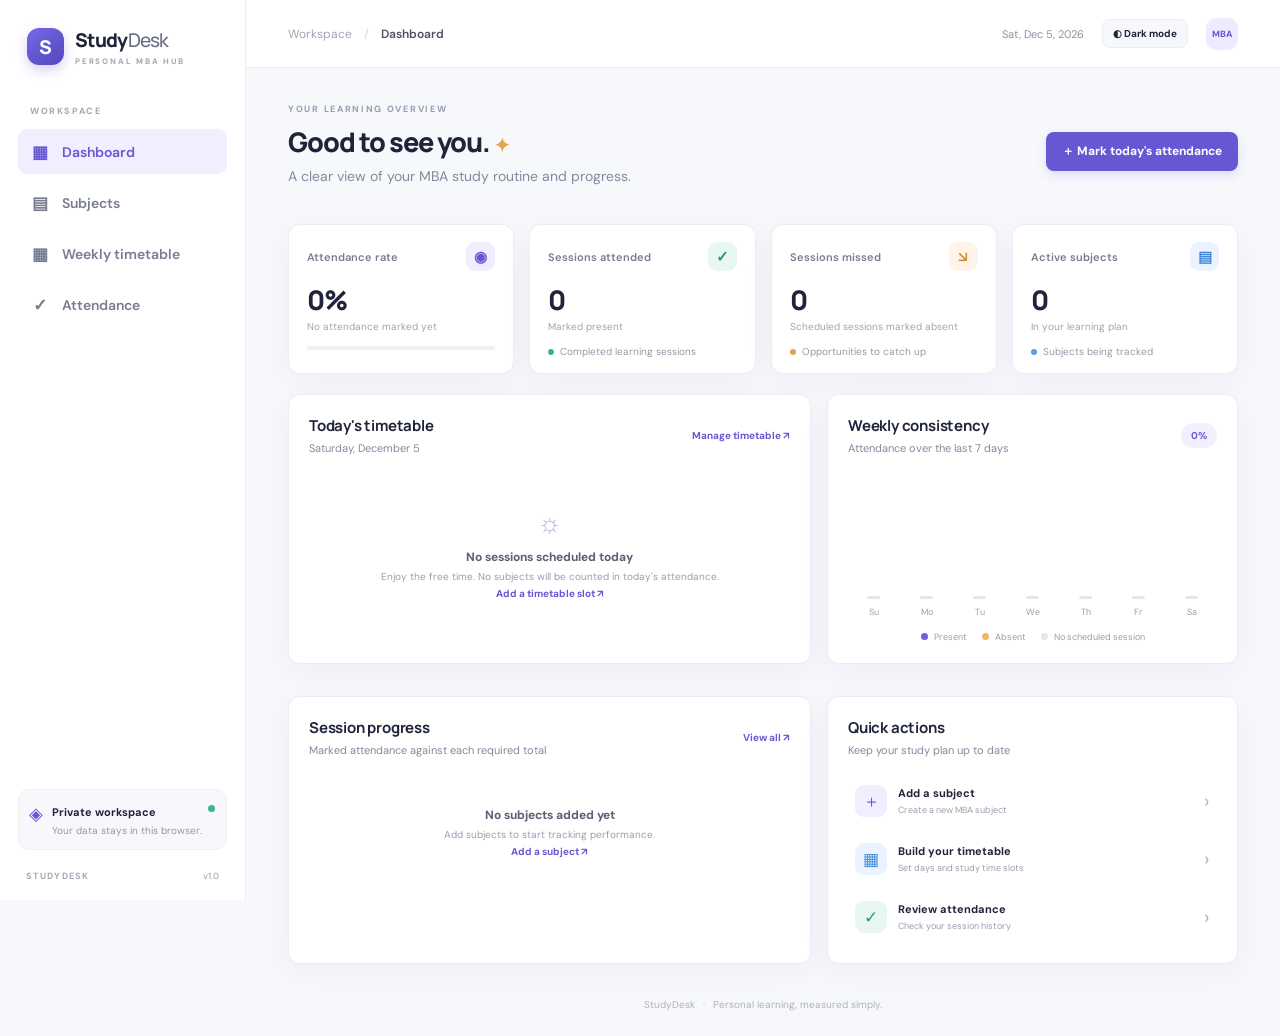
<file: index.html>
<!doctype html>
<html lang="en">
<head>
  <meta charset="utf-8"><meta name="viewport" content="width=device-width, initial-scale=1">
  <title>StudyDesk · MBA Learning</title><link rel="stylesheet" href="assets/css/style.css">
  <script defer src="assets/js/app.js"></script><script defer src="assets/js/dashboard.js"></script>
</head>
<body data-page="dashboard">
  <div class="app-shell">
    <aside class="sidebar" id="sidebar">
      <a class="brand" href="index.html"><span class="brand-mark">S</span><span>Study<span class="brand-light">Desk</span><small>PERSONAL MBA HUB</small></span></a>
      <div class="nav-label">WORKSPACE</div>
      <nav class="side-nav">
        <a class="nav-link active" href="index.html"><span class="nav-icon">▦</span> Dashboard</a>
        <a class="nav-link" href="pages/subjects.html"><span class="nav-icon">▤</span> Subjects</a>
        <a class="nav-link" href="pages/timetable.html"><span class="nav-icon">▦</span> Weekly timetable</a>
        <a class="nav-link" href="pages/attendance.html"><span class="nav-icon">✓</span> Attendance</a>
      </nav>
      <div class="sidebar-bottom"><div class="storage-card"><span class="storage-icon">◈</span><div><b>Private workspace</b><p>Your data stays in this browser.</p></div><span class="online-dot"></span></div><div class="sidebar-foot">STUDYDESK <span>v1.0</span></div></div>
    </aside>
    <main class="main-area">
      <header class="topbar"><button class="mobile-menu" id="mobileMenu" aria-label="Open menu">☰</button><div class="crumb">Workspace <span>/</span> <b>Dashboard</b></div><div class="topbar-right"><span class="today-label" id="headerDate"></span><div class="avatar">MBA</div></div></header>
      <div class="page-wrap">
        <section class="welcome-row"><div><div class="eyebrow">YOUR LEARNING OVERVIEW</div><h1>Good to see you. <span class="wave">✦</span></h1><p class="muted">A clear view of your MBA study routine and progress.</p></div><a class="btn btn-primary" href="pages/attendance.html">＋ Mark today's attendance</a></section>
        <section class="kpi-grid" id="dashboardKpis">
          <article class="kpi-card"><div class="kpi-top"><span>Attendance rate</span><span class="kpi-icon violet">◉</span></div><div class="kpi-value" id="kpiRate">—</div><div class="kpi-note" id="kpiRateNote">Across scheduled sessions</div><div class="mini-track"><span id="rateBar"></span></div></article>
          <article class="kpi-card"><div class="kpi-top"><span>Sessions attended</span><span class="kpi-icon green">✓</span></div><div class="kpi-value" id="kpiPresent">0</div><div class="kpi-note">Marked present</div><div class="kpi-foot"><span class="dot green-dot"></span> Completed learning sessions</div></article>
          <article class="kpi-card"><div class="kpi-top"><span>Sessions missed</span><span class="kpi-icon orange">↘</span></div><div class="kpi-value" id="kpiAbsent">0</div><div class="kpi-note">Scheduled sessions marked absent</div><div class="kpi-foot"><span class="dot orange-dot"></span> Opportunities to catch up</div></article>
          <article class="kpi-card"><div class="kpi-top"><span>Active subjects</span><span class="kpi-icon blue">▤</span></div><div class="kpi-value" id="kpiSubjects">0</div><div class="kpi-note">In your learning plan</div><div class="kpi-foot"><span class="dot blue-dot"></span> Subjects being tracked</div></article>
        </section>
        <section class="dashboard-grid">
          <article class="panel today-panel"><div class="panel-heading"><div><h2>Today's timetable</h2><p class="muted small" id="todaySubtitle">Your scheduled learning sessions</p></div><a class="text-link" href="pages/timetable.html">Manage timetable ↗</a></div><div id="todaySchedule" class="today-list"></div></article>
          <article class="panel weekly-panel"><div class="panel-heading"><div><h2>Weekly consistency</h2><p class="muted small">Attendance over the last 7 days</p></div><span class="soft-pill" id="weeklyPct">0%</span></div><div class="week-chart" id="weekChart"></div><div class="chart-legend"><span><i class="legend-dot present"></i> Present</span><span><i class="legend-dot absent"></i> Absent</span><span><i class="legend-dot none"></i> No scheduled session</span></div></article>
          <article class="panel subject-panel"><div class="panel-heading"><div><h2>Subject performance</h2><p class="muted small">Attendance by subject</p></div><a class="text-link" href="pages/subjects.html">View all ↗</a></div><div id="subjectPerformance" class="subject-performance"></div></article>
          <article class="panel quick-panel"><div class="panel-heading"><div><h2>Quick actions</h2><p class="muted small">Keep your study plan up to date</p></div></div><div class="quick-actions"><a href="pages/subjects.html" class="quick-action"><span class="quick-icon purple">＋</span><span><b>Add a subject</b><small>Create a new MBA subject</small></span><span class="arrow">›</span></a><a href="pages/timetable.html" class="quick-action"><span class="quick-icon blue-bg">▦</span><span><b>Build your timetable</b><small>Set days and study time slots</small></span><span class="arrow">›</span></a><a href="pages/attendance.html" class="quick-action"><span class="quick-icon green-bg">✓</span><span><b>Review attendance</b><small>Check your session history</small></span><span class="arrow">›</span></a></div></article>
        </section>
        <footer class="page-footer">StudyDesk <span>·</span> Personal learning, measured simply.</footer>
      </div>
    </main>
  </div>
</body></html>
</file>
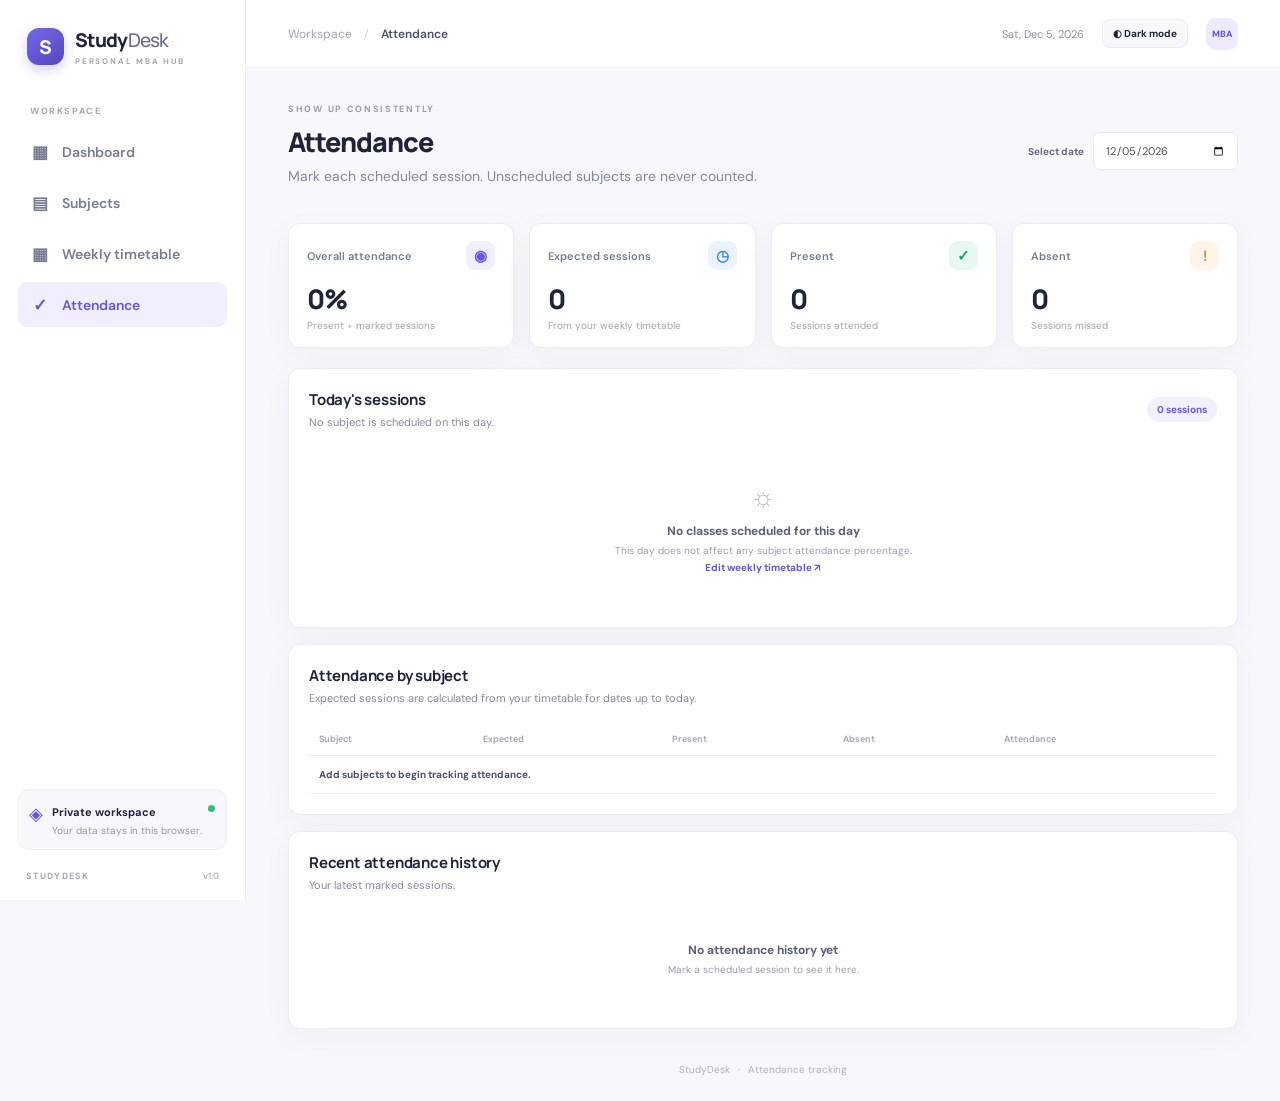
<file: pages/attendance.html>
<!doctype html><html lang="en"><head><meta charset="utf-8"><meta name="viewport" content="width=device-width, initial-scale=1"><title>Attendance · StudyDesk</title><link rel="stylesheet" href="../assets/css/style.css"><script defer src="../assets/js/app.js"></script><script defer src="../assets/js/attendance.js"></script></head><body data-page="attendance"><div class="app-shell"><aside class="sidebar" id="sidebar"><a class="brand" href="../index.html"><span class="brand-mark">S</span><span>Study<span class="brand-light">Desk</span><small>PERSONAL MBA HUB</small></span></a><div class="nav-label">WORKSPACE</div><nav class="side-nav"><a class="nav-link" href="../index.html"><span class="nav-icon">▦</span> Dashboard</a><a class="nav-link" href="subjects.html"><span class="nav-icon">▤</span> Subjects</a><a class="nav-link" href="timetable.html"><span class="nav-icon">▦</span> Weekly timetable</a><a class="nav-link active" href="attendance.html"><span class="nav-icon">✓</span> Attendance</a></nav><div class="sidebar-bottom"><div class="storage-card"><span class="storage-icon">◈</span><div><b>Private workspace</b><p>Your data stays in this browser.</p></div><span class="online-dot"></span></div><div class="sidebar-foot">STUDYDESK <span>v1.0</span></div></div></aside><main class="main-area"><header class="topbar"><button class="mobile-menu" id="mobileMenu">☰</button><div class="crumb">Workspace <span>/</span> <b>Attendance</b></div><div class="topbar-right"><span class="today-label" id="headerDate"></span><div class="avatar">MBA</div></div></header><div class="page-wrap"><section class="page-title-row"><div><div class="eyebrow">SHOW UP CONSISTENTLY</div><h1>Attendance</h1><p class="muted">Mark each scheduled session. Unscheduled subjects are never counted.</p></div><div class="date-control"><label for="attendanceDate">Select date</label><input type="date" id="attendanceDate"></div></section><section class="kpi-grid compact-kpis"><article class="kpi-card"><div class="kpi-top"><span>Overall attendance</span><span class="kpi-icon violet">◉</span></div><div class="kpi-value" id="attOverallRate">—</div><div class="kpi-note">Present ÷ marked sessions</div></article><article class="kpi-card"><div class="kpi-top"><span>Expected sessions</span><span class="kpi-icon blue">◷</span></div><div class="kpi-value" id="attExpected">0</div><div class="kpi-note">From your weekly timetable</div></article><article class="kpi-card"><div class="kpi-top"><span>Present</span><span class="kpi-icon green">✓</span></div><div class="kpi-value" id="attPresent">0</div><div class="kpi-note">Sessions attended</div></article><article class="kpi-card"><div class="kpi-top"><span>Absent</span><span class="kpi-icon orange">!</span></div><div class="kpi-value" id="attAbsent">0</div><div class="kpi-note">Sessions missed</div></article></section><section class="panel attendance-day-panel"><div class="panel-heading"><div><h2 id="attendanceDayTitle">Today's sessions</h2><p class="muted small" id="attendanceDaySubtitle">Only subjects scheduled for this day appear below.</p></div><span class="soft-pill" id="daySessionCount">0 sessions</span></div><div id="dayAttendanceList" class="attendance-list"></div></section><section class="panel"><div class="panel-heading wrap-heading"><div><h2>Attendance by subject</h2><p class="muted small">Expected sessions are calculated from your timetable for dates up to today.</p></div></div><div class="table-wrap"><table class="data-table"><thead><tr><th>Subject</th><th>Expected</th><th>Present</th><th>Absent</th><th>Attendance</th></tr></thead><tbody id="attendanceBySubject"></tbody></table></div></section><section class="panel history-panel"><div class="panel-heading"><div><h2>Recent attendance history</h2><p class="muted small">Your latest marked sessions.</p></div></div><div id="attendanceHistory" class="history-list"></div></section><footer class="page-footer">StudyDesk <span>·</span> Attendance tracking</footer></div></main></div><div class="toast" id="toast" role="status" aria-live="polite"></div></body></html>
</file>
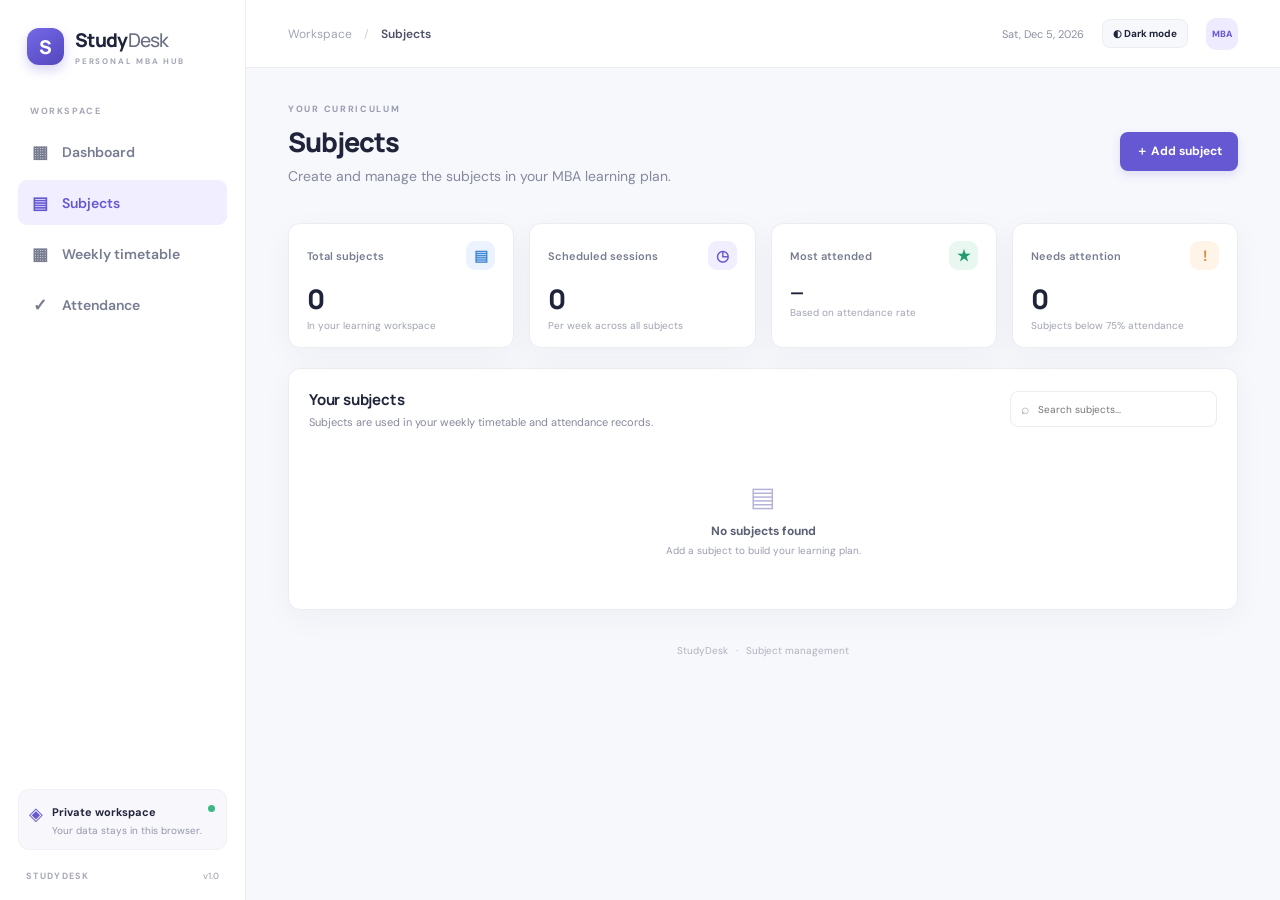
<file: pages/subjects.html>
<!doctype html><html lang="en"><head><meta charset="utf-8"><meta name="viewport" content="width=device-width, initial-scale=1"><title>Subjects · StudyDesk</title><link rel="stylesheet" href="../assets/css/style.css"><script defer src="../assets/js/app.js"></script><script defer src="../assets/js/subjects.js"></script></head><body data-page="subjects"><div class="app-shell"><aside class="sidebar" id="sidebar"><a class="brand" href="../index.html"><span class="brand-mark">S</span><span>Study<span class="brand-light">Desk</span><small>PERSONAL MBA HUB</small></span></a><div class="nav-label">WORKSPACE</div><nav class="side-nav"><a class="nav-link" href="../index.html"><span class="nav-icon">▦</span> Dashboard</a><a class="nav-link active" href="subjects.html"><span class="nav-icon">▤</span> Subjects</a><a class="nav-link" href="timetable.html"><span class="nav-icon">▦</span> Weekly timetable</a><a class="nav-link" href="attendance.html"><span class="nav-icon">✓</span> Attendance</a></nav><div class="sidebar-bottom"><div class="storage-card"><span class="storage-icon">◈</span><div><b>Private workspace</b><p>Your data stays in this browser.</p></div><span class="online-dot"></span></div><div class="sidebar-foot">STUDYDESK <span>v1.0</span></div></div></aside><main class="main-area"><header class="topbar"><button class="mobile-menu" id="mobileMenu">☰</button><div class="crumb">Workspace <span>/</span> <b>Subjects</b></div><div class="topbar-right"><span class="today-label" id="headerDate"></span><div class="avatar">MBA</div></div></header><div class="page-wrap"><section class="page-title-row"><div><div class="eyebrow">YOUR CURRICULUM</div><h1>Subjects</h1><p class="muted">Create and manage the subjects in your MBA learning plan.</p></div><button class="btn btn-primary" id="addSubjectBtn">＋ Add subject</button></section><section class="kpi-grid compact-kpis"><article class="kpi-card"><div class="kpi-top"><span>Total subjects</span><span class="kpi-icon blue">▤</span></div><div class="kpi-value" id="subjectTotal">0</div><div class="kpi-note">In your learning workspace</div></article><article class="kpi-card"><div class="kpi-top"><span>Scheduled sessions</span><span class="kpi-icon violet">◷</span></div><div class="kpi-value" id="subjectSessions">0</div><div class="kpi-note">Per week across all subjects</div></article><article class="kpi-card"><div class="kpi-top"><span>Most attended</span><span class="kpi-icon green">★</span></div><div class="kpi-value text-kpi" id="topSubject">—</div><div class="kpi-note">Based on attendance rate</div></article><article class="kpi-card"><div class="kpi-top"><span>Needs attention</span><span class="kpi-icon orange">!</span></div><div class="kpi-value" id="needsAttention">0</div><div class="kpi-note">Subjects below 75% attendance</div></article></section><section class="panel"><div class="panel-heading wrap-heading"><div><h2>Your subjects</h2><p class="muted small">Subjects are used in your weekly timetable and attendance records.</p></div><div class="search-box"><span>⌕</span><input id="subjectSearch" placeholder="Search subjects..."></div></div><div id="subjectsList" class="subject-grid"></div></section><footer class="page-footer">StudyDesk <span>·</span> Subject management</footer></div></main></div><div class="modal-backdrop" id="subjectModal" hidden><div class="modal"><div class="modal-head"><div><h2 id="subjectModalTitle">Add a subject</h2><p class="muted small">Give your subject a name and optional details.</p></div><button class="icon-button" data-close-modal="subjectModal">✕</button></div><form id="subjectForm"><input type="hidden" id="subjectId"><label>Subject name <span class="required">*</span><input id="subjectName" required maxlength="70" placeholder="e.g. Business Statistics"></label><label>Short code <input id="subjectCode" maxlength="12" placeholder="e.g. BUS-101"></label><label>Description <textarea id="subjectDescription" rows="3" placeholder="What will you study in this subject?"></textarea></label><label>Colour <select id="subjectColor"><option value="violet">Violet</option><option value="blue">Blue</option><option value="green">Green</option><option value="orange">Orange</option><option value="pink">Pink</option><option value="teal">Teal</option></select></label><div class="modal-actions"><button type="button" class="btn btn-ghost" data-close-modal="subjectModal">Cancel</button><button class="btn btn-primary" type="submit">Save subject</button></div></form></div></div></body></html>
</file>
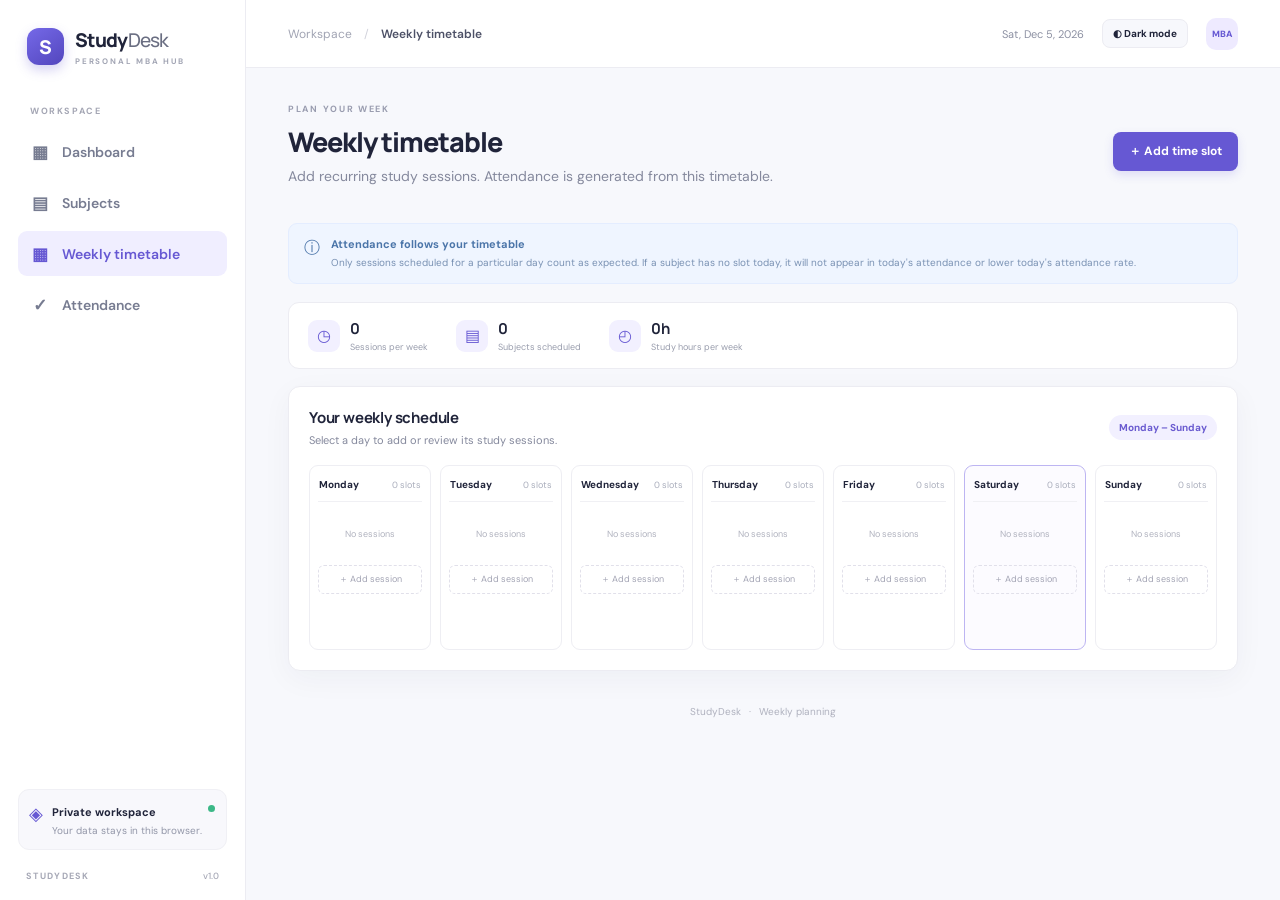
<file: pages/timetable.html>
<!doctype html><html lang="en"><head><meta charset="utf-8"><meta name="viewport" content="width=device-width, initial-scale=1"><title>Weekly timetable · StudyDesk</title><link rel="stylesheet" href="../assets/css/style.css"><script defer src="../assets/js/app.js"></script><script defer src="../assets/js/timetable.js"></script></head><body data-page="timetable"><div class="app-shell"><aside class="sidebar" id="sidebar"><a class="brand" href="../index.html"><span class="brand-mark">S</span><span>Study<span class="brand-light">Desk</span><small>PERSONAL MBA HUB</small></span></a><div class="nav-label">WORKSPACE</div><nav class="side-nav"><a class="nav-link" href="../index.html"><span class="nav-icon">▦</span> Dashboard</a><a class="nav-link" href="subjects.html"><span class="nav-icon">▤</span> Subjects</a><a class="nav-link active" href="timetable.html"><span class="nav-icon">▦</span> Weekly timetable</a><a class="nav-link" href="attendance.html"><span class="nav-icon">✓</span> Attendance</a></nav><div class="sidebar-bottom"><div class="storage-card"><span class="storage-icon">◈</span><div><b>Private workspace</b><p>Your data stays in this browser.</p></div><span class="online-dot"></span></div><div class="sidebar-foot">STUDYDESK <span>v1.0</span></div></div></aside><main class="main-area"><header class="topbar"><button class="mobile-menu" id="mobileMenu">☰</button><div class="crumb">Workspace <span>/</span> <b>Weekly timetable</b></div><div class="topbar-right"><span class="today-label" id="headerDate"></span><div class="avatar">MBA</div></div></header><div class="page-wrap"><section class="page-title-row"><div><div class="eyebrow">PLAN YOUR WEEK</div><h1>Weekly timetable</h1><p class="muted">Add recurring study sessions. Attendance is generated from this timetable.</p></div><button class="btn btn-primary" id="addSlotBtn">＋ Add time slot</button></section><div class="notice info-notice"><span>ⓘ</span><div><b>Attendance follows your timetable</b><p>Only sessions scheduled for a particular day count as expected. If a subject has no slot today, it will not appear in today's attendance or lower today's attendance rate.</p></div></div><section class="timetable-summary"><div class="summary-item"><span class="summary-icon">◷</span><div><b id="weeklySlotCount">0</b><small>Sessions per week</small></div></div><div class="summary-item"><span class="summary-icon">▤</span><div><b id="scheduledSubjectCount">0</b><small>Subjects scheduled</small></div></div><div class="summary-item"><span class="summary-icon">◴</span><div><b id="weeklyHours">0h</b><small>Study hours per week</small></div></div></section><section class="panel timetable-panel"><div class="panel-heading"><div><h2>Your weekly schedule</h2><p class="muted small">Select a day to add or review its study sessions.</p></div><span class="soft-pill">Monday – Sunday</span></div><div class="timetable-grid" id="timetableGrid"></div></section><footer class="page-footer">StudyDesk <span>·</span> Weekly planning</footer></div></main></div><div class="modal-backdrop" id="slotModal" hidden><div class="modal"><div class="modal-head"><div><h2 id="slotModalTitle">Add a time slot</h2><p class="muted small">Create a recurring weekly study session.</p></div><button class="icon-button" data-close-modal="slotModal">✕</button></div><form id="slotForm"><input type="hidden" id="slotId"><label>Subject <span class="required">*</span><select id="slotSubject" required><option value="">Choose a subject</option></select></label><label>Day <span class="required">*</span><select id="slotDay" required><option value="1">Monday</option><option value="2">Tuesday</option><option value="3">Wednesday</option><option value="4">Thursday</option><option value="5">Friday</option><option value="6">Saturday</option><option value="0">Sunday</option></select></label><div class="form-row"><label>Start time <span class="required">*</span><input type="time" id="slotStart" required value="19:00"></label><label>End time <span class="required">*</span><input type="time" id="slotEnd" required value="20:00"></label></div><label>Session label <input id="slotLabel" maxlength="60" placeholder="e.g. Lecture review (optional)"></label><div class="form-error" id="slotError" aria-live="polite"></div><div class="modal-actions"><button type="button" class="btn btn-ghost" data-close-modal="slotModal">Cancel</button><button class="btn btn-primary" type="submit">Save time slot</button></div></form></div></div></body></html>
</file>
<file: assets/css/style.css>
@import url('https://fonts.googleapis.com/css2?family=DM+Sans:wght@400;500;600;700&family=Manrope:wght@400;500;600;700;800&display=swap');
:root{--ink:#20243a;--muted:#85899d;--line:#ececf2;--bg:#f7f8fc;--white:#fff;--purple:#6658d3;--purple-soft:#f0eeff;--green:#219b70;--green-soft:#e9f7f1;--orange:#d98a39;--orange-soft:#fff4e7;--blue:#4389d7;--blue-soft:#eaf3ff;--shadow:0 8px 30px rgba(32,36,58,.045)}*{box-sizing:border-box}body{margin:0;background:var(--bg);color:var(--ink);font-family:'DM Sans',sans-serif;font-size:14px}a{color:inherit;text-decoration:none}button,input,select,textarea{font:inherit}.app-shell{min-height:100vh}.sidebar{position:fixed;inset:0 auto 0 0;width:246px;background:#fff;border-right:1px solid var(--line);padding:27px 18px 18px;display:flex;flex-direction:column;z-index:20}.brand{display:flex;align-items:center;gap:11px;padding:0 9px 39px;font:800 19px Manrope,sans-serif;letter-spacing:-.7px}.brand-mark{display:grid;place-items:center;width:37px;height:37px;background:linear-gradient(145deg,#7569e8,#5346bd);color:white;border-radius:12px;font-size:19px;box-shadow:0 5px 12px #6658d344}.brand-light{font-weight:500;color:#6a6e82}.brand small{display:block;font:700 8px 'DM Sans';letter-spacing:1.8px;color:#a2a5b4;margin-top:3px}.nav-label{font-size:9px;font-weight:700;letter-spacing:1.6px;color:#a4a6b4;padding:0 12px 12px}.side-nav{display:grid;gap:6px}.nav-link{height:45px;display:flex;align-items:center;gap:13px;padding:0 13px;color:#777c91;border-radius:9px;font-weight:600;transition:.18s}.nav-link:hover{background:#f8f7ff;color:var(--purple)}.nav-link.active{background:var(--purple-soft);color:var(--purple)}.nav-icon{width:18px;text-align:center;font-size:17px}.sidebar-bottom{margin-top:auto}.storage-card{background:#f8f8fc;border:1px solid #f0f0f5;border-radius:11px;padding:12px 10px;display:flex;align-items:flex-start;gap:9px;position:relative}.storage-icon{color:var(--purple);font-size:18px}.storage-card b{font-size:11px}.storage-card p{font-size:10px;color:#9296a8;margin:4px 0 0}.online-dot{width:7px;height:7px;border-radius:50%;background:#3cb887;position:absolute;right:11px;top:15px}.sidebar-foot{font-size:9px;letter-spacing:1.3px;font-weight:700;color:#a6a8b6;margin:20px 8px 0}.sidebar-foot span{float:right;font-weight:500;letter-spacing:0}.main-area{margin-left:246px;min-height:100vh}.topbar{height:68px;background:#fff;border-bottom:1px solid var(--line);display:flex;align-items:center;justify-content:space-between;padding:0 42px;position:sticky;top:0;z-index:10}.crumb{color:#a1a4b3;font-size:12px}.crumb span{padding:0 9px;color:#d1d2db}.crumb b{color:#4d5167;font-weight:600}.topbar-right{display:flex;align-items:center;gap:18px}.today-label{font-size:11px;color:#8c90a2}.avatar{width:32px;height:32px;border-radius:10px;background:#eeeaff;color:#6658d3;display:grid;place-items:center;font-size:9px;font-weight:800}.mobile-menu{display:none;border:0;background:transparent;font-size:20px;color:#555}.page-wrap{max-width:1420px;padding:35px 42px 20px;margin:auto}.welcome-row,.page-title-row{display:flex;align-items:center;justify-content:space-between;gap:20px;margin-bottom:25px}.eyebrow{font-size:9px;font-weight:700;letter-spacing:1.7px;color:#999caf;margin-bottom:8px}h1,h2,p{margin-top:0}h1{font:800 27px Manrope,sans-serif;letter-spacing:-1px;margin-bottom:7px}h2{font:700 15px Manrope,sans-serif;letter-spacing:-.2px;margin:0 0 5px}.muted{color:var(--muted)}.muted.small{font-size:11px;margin:0}.wave{color:#e3a64f;font-size:19px}.btn{border:0;border-radius:8px;padding:11px 16px;display:inline-flex;align-items:center;justify-content:center;gap:7px;font-weight:700;font-size:12px;cursor:pointer;transition:.18s}.btn-primary{background:var(--purple);color:white;box-shadow:0 4px 10px #6658d32b}.btn-primary:hover{background:#5548bf;transform:translateY(-1px)}.btn-ghost{background:#f4f4f8;color:#6e7286}.btn-danger{background:#fff0f0;color:#c65c5c}.kpi-grid{display:grid;grid-template-columns:repeat(4,minmax(0,1fr));gap:15px;margin-bottom:20px}.kpi-card,.panel{background:white;border:1px solid var(--line);border-radius:12px;box-shadow:var(--shadow)}.kpi-card{padding:17px 18px 15px;min-height:139px}.kpi-top{display:flex;justify-content:space-between;align-items:center;color:#777c90;font-size:11px;font-weight:600}.kpi-icon{width:29px;height:29px;border-radius:9px;display:grid;place-items:center;font-size:15px}.violet{background:var(--purple-soft);color:var(--purple)}.green{background:var(--green-soft);color:var(--green)}.orange{background:var(--orange-soft);color:var(--orange)}.blue{background:var(--blue-soft);color:var(--blue)}.kpi-value{font:800 27px Manrope,sans-serif;letter-spacing:-1px;margin:10px 0 2px}.text-kpi{font-size:18px;white-space:nowrap;overflow:hidden;text-overflow:ellipsis}.kpi-note{font-size:10px;color:#a0a3b2}.mini-track{height:4px;border-radius:9px;background:#f0eff7;margin-top:13px;overflow:hidden}.mini-track span{display:block;height:100%;width:0;background:var(--purple);border-radius:9px}.kpi-foot{font-size:10px;color:#9699a9;margin-top:12px;display:flex;align-items:center;gap:6px}.dot{width:6px;height:6px;border-radius:50%;display:inline-block}.green-dot{background:#36b487}.orange-dot{background:#e4a04d}.blue-dot{background:#5d9ce2}.dashboard-grid{display:grid;grid-template-columns:1.12fr .88fr;gap:16px}.panel{padding:20px;margin-bottom:16px;min-width:0}.panel-heading{display:flex;justify-content:space-between;align-items:center;gap:12px;margin-bottom:18px}.text-link{font-size:10px;font-weight:700;color:var(--purple);white-space:nowrap}.today-list{display:grid;gap:9px}.today-session{display:grid;grid-template-columns:65px 3px 1fr auto;gap:11px;align-items:center;padding:11px 10px;border:1px solid #f0f0f5;border-radius:9px}.session-time{font-size:10px;font-weight:700;color:#85899b}.session-accent{height:31px;width:3px;border-radius:4px;background:var(--purple)}.session-name{font-size:11px;font-weight:700}.session-sub{font-size:9px;color:#9b9eac;margin-top:4px}.session-status{font-size:9px;font-weight:700;color:#999bad}.status-present{color:var(--green)}.status-absent{color:#d58b3f}.empty-state{text-align:center;padding:32px 15px;color:#999daf}.empty-state .empty-icon{font-size:27px;color:#b5b2d9;margin-bottom:9px}.empty-state b{display:block;color:#5b6075;font-size:12px;margin-bottom:5px}.empty-state p{font-size:10px;margin:0}.soft-pill{background:#f2f0ff;color:#6a5bd0;border-radius:20px;padding:6px 10px;font-size:10px;font-weight:700;white-space:nowrap}.week-chart{height:145px;display:flex;align-items:flex-end;justify-content:space-around;gap:12px;padding:10px 5px 0}.chart-day{height:100%;flex:1;display:flex;flex-direction:column;align-items:center;justify-content:flex-end;gap:7px}.chart-bars{height:108px;width:100%;display:flex;align-items:flex-end;justify-content:center;gap:4px}.chart-bar{width:13px;max-width:40%;border-radius:4px 4px 2px 2px;background:#e9e7fb;min-height:3px}.chart-bar.present{background:#6e62d7}.chart-bar.absent{background:#f0b56e}.chart-label{font-size:9px;color:#9b9eae}.chart-legend{display:flex;gap:15px;justify-content:center;margin-top:13px;color:#9a9dad;font-size:9px}.legend-dot{display:inline-block;width:7px;height:7px;border-radius:50%;margin-right:4px}.legend-dot.present{background:#6e62d7}.legend-dot.absent{background:#f0b56e}.legend-dot.none{background:#e5e5ec}.subject-performance{display:grid;gap:14px}.performance-row{display:grid;grid-template-columns:105px 1fr 35px;align-items:center;gap:10px}.performance-name{font-size:10px;font-weight:600;white-space:nowrap;overflow:hidden;text-overflow:ellipsis}.performance-track{height:6px;border-radius:10px;background:#f0f0f5;overflow:hidden}.performance-track span{height:100%;display:block;border-radius:10px;background:var(--purple)}.performance-pct{text-align:right;font-size:10px;color:#85899b;font-weight:700}.quick-actions{display:grid;gap:6px}.quick-action{display:flex;align-items:center;gap:11px;padding:10px 7px;border-radius:9px}.quick-action:hover{background:#fafaff}.quick-icon{width:32px;height:32px;display:grid;place-items:center;border-radius:9px;font-size:17px}.quick-icon.purple{background:var(--purple-soft);color:var(--purple)}.blue-bg{background:var(--blue-soft);color:var(--blue)}.green-bg{background:var(--green-soft);color:var(--green)}.quick-action b{font-size:11px;display:block}.quick-action small{font-size:9px;color:#9b9eae;display:block;margin-top:4px}.quick-action .arrow{margin-left:auto;color:#b0b2c0;font-size:20px}.page-footer{text-align:center;color:#afb1be;font-size:10px;padding:18px 0 5px}.page-footer span{padding:0 5px}.compact-kpis .kpi-card{min-height:123px}.page-title-row{margin-bottom:24px}.search-box{border:1px solid var(--line);border-radius:8px;padding:8px 10px;display:flex;align-items:center;gap:7px;color:#9b9eae}.search-box input{border:0;outline:0;width:170px;font-size:10px;color:var(--ink)}.wrap-heading{flex-wrap:wrap}.subject-grid{display:grid;grid-template-columns:repeat(3,minmax(0,1fr));gap:12px}.subject-card{border:1px solid #eeeef4;border-radius:10px;padding:15px;position:relative;min-width:0}.subject-card-top{display:flex;align-items:flex-start;gap:10px}.subject-swatch{width:34px;height:34px;border-radius:10px;display:grid;place-items:center;font-size:15px;flex:none}.subject-swatch.violet{background:#f0eeff;color:#6859d5}.subject-swatch.blue{background:#eaf3ff;color:#4389d7}.subject-swatch.green{background:#e9f7f1;color:#219b70}.subject-swatch.orange{background:#fff4e7;color:#d98a39}.subject-swatch.pink{background:#ffedf4;color:#d46a98}.subject-swatch.teal{background:#e6f7f5;color:#269d91}.subject-card h3{font-size:12px;margin:1px 0 4px}.subject-code{font-size:9px;color:#a2a5b3}.subject-desc{font-size:10px;line-height:1.5;color:#9296a7;margin:12px 0}.subject-stats{display:flex;justify-content:space-between;border-top:1px solid #f0f0f4;padding-top:11px;color:#999dad;font-size:9px}.subject-actions{display:flex;gap:5px;position:absolute;right:12px;top:14px}.mini-btn{border:0;background:transparent;color:#a3a5b2;cursor:pointer;padding:3px 5px;border-radius:5px;font-size:12px}.mini-btn:hover{background:#f3f2fa;color:var(--purple)}.modal-backdrop{position:fixed;inset:0;background:#1c203c70;z-index:50;display:grid;place-items:center;padding:18px}.modal-backdrop[hidden]{display:none}.modal{background:#fff;border-radius:14px;width:min(100%,470px);padding:23px;box-shadow:0 20px 70px #1b1c3833;max-height:90vh;overflow:auto}.modal-head{display:flex;justify-content:space-between;align-items:flex-start;margin-bottom:20px}.modal-head h2{font-size:17px}.icon-button{border:0;background:#f5f5f8;color:#85899a;border-radius:7px;width:29px;height:29px;cursor:pointer}.modal form{display:grid;gap:13px}.modal label,.date-control label{font-size:10px;font-weight:700;color:#656a7e;display:grid;gap:6px}.modal input,.modal select,.modal textarea,.date-control input{width:100%;border:1px solid #e8e8ef;border-radius:7px;padding:10px 11px;outline:0;color:#4b5065;background:#fff;font-size:11px}.modal input:focus,.modal select:focus,.modal textarea:focus,.date-control input:focus{border-color:#a49be9;box-shadow:0 0 0 3px #eeeaff}.required{color:#d76d6d}.modal-actions{display:flex;justify-content:flex-end;gap:8px;margin-top:8px}.form-row{display:grid;grid-template-columns:1fr 1fr;gap:12px}.form-error{font-size:10px;color:#c75e5e}.notice{display:flex;gap:11px;padding:13px 15px;border-radius:9px;margin-bottom:18px;font-size:11px}.info-notice{background:#eff5ff;color:#4b75a9;border:1px solid #e4edff}.notice>span{font-size:16px}.notice b{font-size:11px}.notice p{margin:4px 0 0;color:#7991b3;font-size:10px;line-height:1.5}.timetable-summary{display:flex;gap:28px;padding:15px 19px;background:#fff;border:1px solid var(--line);border-radius:11px;margin-bottom:17px}.summary-item{display:flex;align-items:center;gap:10px}.summary-icon{width:32px;height:32px;background:#f2f0ff;color:var(--purple);display:grid;place-items:center;border-radius:9px;font-size:16px}.summary-item b{font:700 15px Manrope;display:block}.summary-item small{font-size:9px;color:#999dad;display:block;margin-top:2px}.timetable-grid{display:grid;grid-template-columns:repeat(7,minmax(0,1fr));gap:9px}.day-column{border:1px solid #eeeef3;border-radius:9px;min-height:185px;padding:10px 8px;background:#fff}.day-column.today{border-color:#bdb5f2;background:#fcfbff}.day-head{display:flex;justify-content:space-between;align-items:center;padding:2px 1px 10px;border-bottom:1px solid #f0f0f4;margin-bottom:9px}.day-name{font-size:10px;font-weight:700}.day-date{font-size:9px;color:#aaaebc}.day-slots{display:grid;gap:7px}.slot-card{border-left:3px solid #796ddd;background:#f5f3ff;border-radius:5px;padding:7px 6px;position:relative}.slot-card.blue{border-color:#5c9ce0;background:#eff6ff}.slot-card.green{border-color:#49ae8a;background:#eef9f4}.slot-card.orange{border-color:#e1a050;background:#fff7ed}.slot-card.pink{border-color:#d77ca2;background:#fff2f7}.slot-card.teal{border-color:#45a99f;background:#effaf8}.slot-card b{font-size:9px;display:block;line-height:1.3;margin-bottom:4px}.slot-card small{font-size:8px;color:#85899c;display:block}.slot-actions{display:flex;justify-content:flex-end;gap:2px;margin-top:4px}.slot-actions button{font-size:9px;padding:1px 3px}.add-day-slot{width:100%;border:1px dashed #e1e0ea;background:transparent;color:#a3a4b4;border-radius:6px;padding:7px 2px;font-size:9px;cursor:pointer;margin-top:8px}.add-day-slot:hover{border-color:#aaa1ec;color:var(--purple)}.no-slots{font-size:9px;color:#b1b3bf;text-align:center;padding:17px 0}.date-control{display:flex;align-items:center;gap:9px}.date-control label{white-space:nowrap}.date-control input{width:145px}.attendance-day-panel{margin-top:0}.attendance-list{display:grid;gap:9px}.attendance-row{display:grid;grid-template-columns:72px 1fr auto;align-items:center;gap:14px;padding:12px;border:1px solid #eeeef4;border-radius:9px}.attendance-time{font-size:10px;color:#8f93a5;font-weight:700}.attendance-info b{font-size:11px;display:block}.attendance-info small{font-size:9px;color:#a1a4b1;display:block;margin-top:4px}.attendance-actions{display:flex;gap:6px}.attendance-actions button{border:1px solid #e9e9f0;border-radius:6px;background:#fff;color:#85899b;padding:7px 10px;font-size:9px;font-weight:700;cursor:pointer}.attendance-actions button.present-btn.selected{background:var(--green-soft);border-color:#c9ebdc;color:var(--green)}.attendance-actions button.absent-btn.selected{background:var(--orange-soft);border-color:#f3dfc5;color:#c78336}.attendance-actions button:disabled{opacity:.45;cursor:not-allowed}.table-wrap{overflow-x:auto}.data-table{width:100%;border-collapse:collapse;text-align:left;white-space:nowrap}.data-table th{font-size:9px;color:#a0a3b2;font-weight:600;padding:10px;border-bottom:1px solid #eeeef3}.data-table td{font-size:10px;padding:12px 10px;border-bottom:1px solid #f2f2f6;color:#777c90}.data-table td:first-child{font-weight:700;color:#4c5167}.rate-cell{font-weight:700;color:var(--purple)!important}.history-list{display:grid}.history-row{display:flex;align-items:center;gap:12px;padding:10px 0;border-bottom:1px solid #f1f1f5}.history-row:last-child{border:0}.history-date{width:44px;height:42px;background:#f7f7fb;border-radius:8px;display:grid;place-items:center;align-content:center}.history-date b{font:700 13px Manrope}.history-date small{font-size:8px;color:#999dad}.history-detail{flex:1}.history-detail b{font-size:10px;display:block}.history-detail small{font-size:9px;color:#999dad}.history-badge{font-size:9px;font-weight:700;padding:5px 8px;border-radius:20px}.history-badge.present{background:var(--green-soft);color:var(--green)}.history-badge.absent{background:var(--orange-soft);color:#c78336}.toast{position:fixed;bottom:22px;right:25px;background:#252942;color:white;padding:12px 17px;border-radius:8px;font-size:11px;box-shadow:0 8px 30px #1113;opacity:0;transform:translateY(8px);pointer-events:none;transition:.25s;z-index:100}.toast.show{opacity:1;transform:translateY(0)}
@media(max-width:1150px){.sidebar{width:220px}.main-area{margin-left:220px}.page-wrap{padding:28px 25px}.topbar{padding:0 25px}.timetable-grid{grid-template-columns:repeat(4,minmax(0,1fr))}.subject-grid{grid-template-columns:repeat(2,minmax(0,1fr))}}
@media(max-width:800px){.sidebar{transform:translateX(-100%);transition:.25s;box-shadow:10px 0 35px #25294215}.sidebar.open{transform:translateX(0)}.main-area{margin-left:0}.mobile-menu{display:block}.topbar{gap:15px;padding:0 18px}.crumb{margin-right:auto}.today-label{display:none}.page-wrap{padding:25px 18px}.kpi-grid{grid-template-columns:repeat(2,minmax(0,1fr))}.dashboard-grid{grid-template-columns:1fr}.timetable-grid{grid-template-columns:repeat(2,minmax(0,1fr))}.welcome-row,.page-title-row{align-items:flex-start}.welcome-row{flex-direction:column}.subject-grid{grid-template-columns:repeat(2,minmax(0,1fr))}}
@media(max-width:500px){h1{font-size:23px}.kpi-card{padding:14px;min-height:128px}.kpi-value{font-size:23px}.subject-grid{grid-template-columns:1fr}.timetable-grid{grid-template-columns:1fr 1fr}.timetable-summary{gap:13px;justify-content:space-between;padding:12px}.summary-item{gap:7px}.summary-icon{width:27px;height:27px}.summary-item b{font-size:13px}.summary-item small{font-size:8px}.panel{padding:15px}.date-control{align-items:flex-start;flex-direction:column;gap:5px}.attendance-row{grid-template-columns:52px 1fr;gap:8px}.attendance-actions{grid-column:2;justify-content:flex-start}.attendance-actions button{padding:7px 13px}.form-row{grid-template-columns:1fr 1fr}.topbar-right{gap:0}}
.theme-toggle{border:1px solid var(--line);border-radius:8px;background:var(--bg);color:var(--ink);padding:7px 10px;font-size:10px;font-weight:700;cursor:pointer;white-space:nowrap}
.theme-toggle:focus-visible,.btn:focus-visible,.mini-btn:focus-visible,.attendance-actions button:focus-visible{outline:2px solid var(--purple);outline-offset:2px}
.session-progress-item{display:grid;gap:7px}
.session-progress-heading,.session-progress-foot,.subject-progress-label{display:flex;align-items:center;justify-content:space-between;gap:10px}
.session-progress-heading{font-size:10px}
.session-progress-heading b{overflow:hidden;text-overflow:ellipsis;white-space:nowrap}
.session-progress-heading span,.session-progress-foot{color:var(--muted);font-size:9px}
.session-progress-item .performance-track span,.subject-progress .performance-track span{background:var(--purple)}
.session-progress-foot small{font-size:9px}
.subject-progress{width:100%;margin:12px 0}
.subject-progress-label{font-size:9px;color:var(--muted);margin-bottom:6px}
.subject-progress-label b{color:var(--purple)}
.subject-progress-unset{font-size:9px;color:var(--muted);margin:12px 0}
.subject-complete .subject-progress-label b,.subject-complete .session-progress-foot>span,.complete-note{color:var(--green)}
.complete-note{font-size:10px;font-weight:700;white-space:nowrap}
.table-progress{display:block;color:var(--muted);font-size:9px;margin-top:3px}
body[data-theme=dark]{--ink:#ececf4;--muted:#a5a8bb;--line:#343649;--bg:#181a27;--white:#232536;--purple-soft:#302d4c;--green-soft:#233e38;--orange-soft:#45372c;--blue-soft:#26394d;--shadow:0 8px 30px rgba(0,0,0,.18)}
body[data-theme=dark] .sidebar,body[data-theme=dark] .topbar,body[data-theme=dark] .kpi-card,body[data-theme=dark] .panel,body[data-theme=dark] .modal,body[data-theme=dark] .subject-card{background:#232536;color:var(--ink)}
body[data-theme=dark] .storage-card,body[data-theme=dark] .today-session,body[data-theme=dark] .attendance-row,body[data-theme=dark] .slot-card,body[data-theme=dark] .day-column,body[data-theme=dark] .notice{background:#292b3d;border-color:var(--line)}
body[data-theme=dark] .storage-card{border-color:var(--line)}
body[data-theme=dark] .brand-light,body[data-theme=dark] .crumb b,body[data-theme=dark] .kpi-top,body[data-theme=dark] .subject-card h3,body[data-theme=dark] .empty-state b,body[data-theme=dark] .attendance-info b,body[data-theme=dark] .history-detail b{color:var(--ink)}
body[data-theme=dark] .nav-link,body[data-theme=dark] .crumb,body[data-theme=dark] .today-label,body[data-theme=dark] .session-time,body[data-theme=dark] .session-sub,body[data-theme=dark] .session-status,body[data-theme=dark] .chart-label,body[data-theme=dark] .chart-legend,body[data-theme=dark] .performance-pct,body[data-theme=dark] .subject-code,body[data-theme=dark] .subject-desc,body[data-theme=dark] .subject-stats,body[data-theme=dark] .attendance-time,body[data-theme=dark] .attendance-info small,body[data-theme=dark] .history-detail small,body[data-theme=dark] .history-date small{color:var(--muted)}
body[data-theme=dark] .storage-card p,body[data-theme=dark] .sidebar-foot,body[data-theme=dark] .nav-label,body[data-theme=dark] .eyebrow,body[data-theme=dark] .kpi-note,body[data-theme=dark] .kpi-foot{color:#9699ad}
body[data-theme=dark] .nav-link:hover,body[data-theme=dark] .quick-action:hover{background:#2c2d42}
body[data-theme=dark] .search-box input,body[data-theme=dark] .modal input,body[data-theme=dark] .modal select,body[data-theme=dark] .modal textarea,body[data-theme=dark] .date-control input{background:#1b1d2b;color:var(--ink);border-color:var(--line)}
body[data-theme=dark] .btn-ghost,body[data-theme=dark] .mini-btn,body[data-theme=dark] .icon-button,body[data-theme=dark] .attendance-actions button{background:#303246;color:var(--ink)}
body[data-theme=dark] .mini-track,body[data-theme=dark] .performance-track,body[data-theme=dark] .subject-progress .performance-track{background:#38394d}
body[data-theme=dark] .chart-bar:not(.present):not(.absent),body[data-theme=dark] .legend-dot.none{background:#414255}
body[data-theme=dark] .data-table th{color:#b4b6c7;border-color:var(--line)}
body[data-theme=dark] .data-table td,body[data-theme=dark] .history-row{border-color:var(--line)}
body[data-theme=dark] .data-table td:first-child,body[data-theme=dark] .history-date b,body[data-theme=dark] .history-badge{color:var(--ink)}
body[data-theme=dark] .theme-toggle{background:#303246;color:var(--ink)}
@media(max-width:500px){.theme-toggle{padding:6px 8px;font-size:9px}.topbar-right{gap:0}.topbar-right .avatar{margin-left:8px}}
</file>
